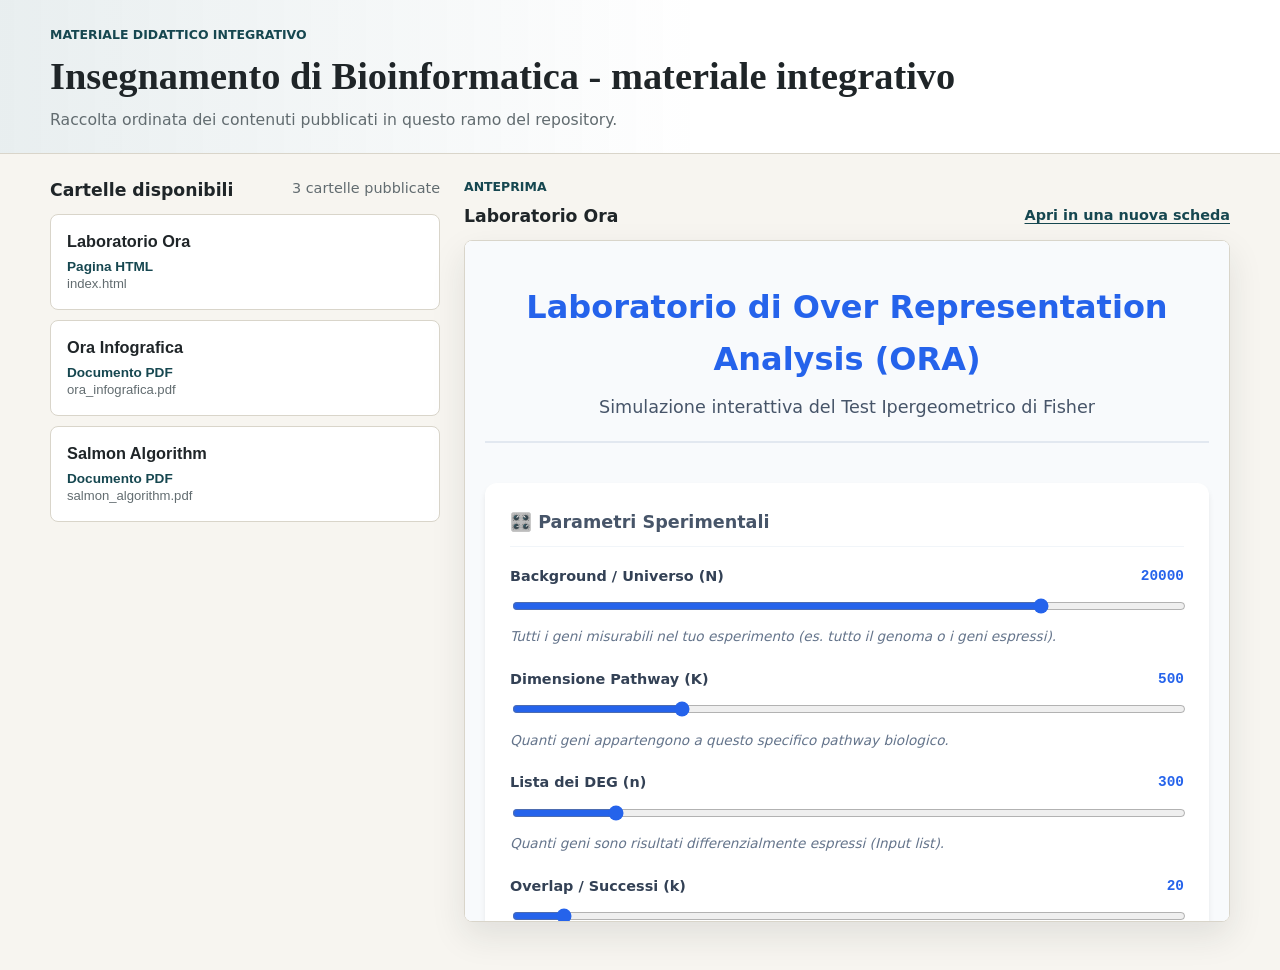
<file: index.html>
<!doctype html>
<html lang="it">
  <head>
    <meta charset="utf-8">
    <meta name="viewport" content="width=device-width, initial-scale=1">
    <meta name="color-scheme" content="light">
    <title>Insegnamento di Bioinformatica - materiale integrativo</title>
    <link rel="stylesheet" href="assets/styles.css">
  </head>
  <body>
    <header class="site-header">
      <div class="header-inner">
        <p class="eyebrow">Materiale didattico integrativo</p>
        <h1>Insegnamento di Bioinformatica - materiale integrativo</h1>
        <p class="intro">
          Raccolta ordinata dei contenuti pubblicati in questo ramo del repository.
        </p>
      </div>
    </header>

    <main class="layout">
      <section class="catalog" aria-labelledby="catalog-title">
        <div class="section-heading">
          <h2 id="catalog-title">Cartelle disponibili</h2>
          <p id="catalog-count">Aggiornamento dell'indice in corso...</p>
        </div>
        <div id="material-grid" class="material-grid" aria-live="polite"></div>
      </section>

      <section class="viewer" aria-labelledby="viewer-title">
        <div class="viewer-heading">
          <div>
            <p class="eyebrow">Anteprima</p>
            <h2 id="viewer-title">Seleziona una cartella</h2>
          </div>
          <a id="open-direct" class="direct-link" href="#" hidden>Apri in una nuova scheda</a>
        </div>
        <div id="viewer-frame" class="viewer-frame empty">
          <p>I contenuti HTML o PDF selezionati appariranno qui.</p>
        </div>
      </section>
    </main>

    <script src="assets/app.js" defer></script>
  </body>
</html>
</file>
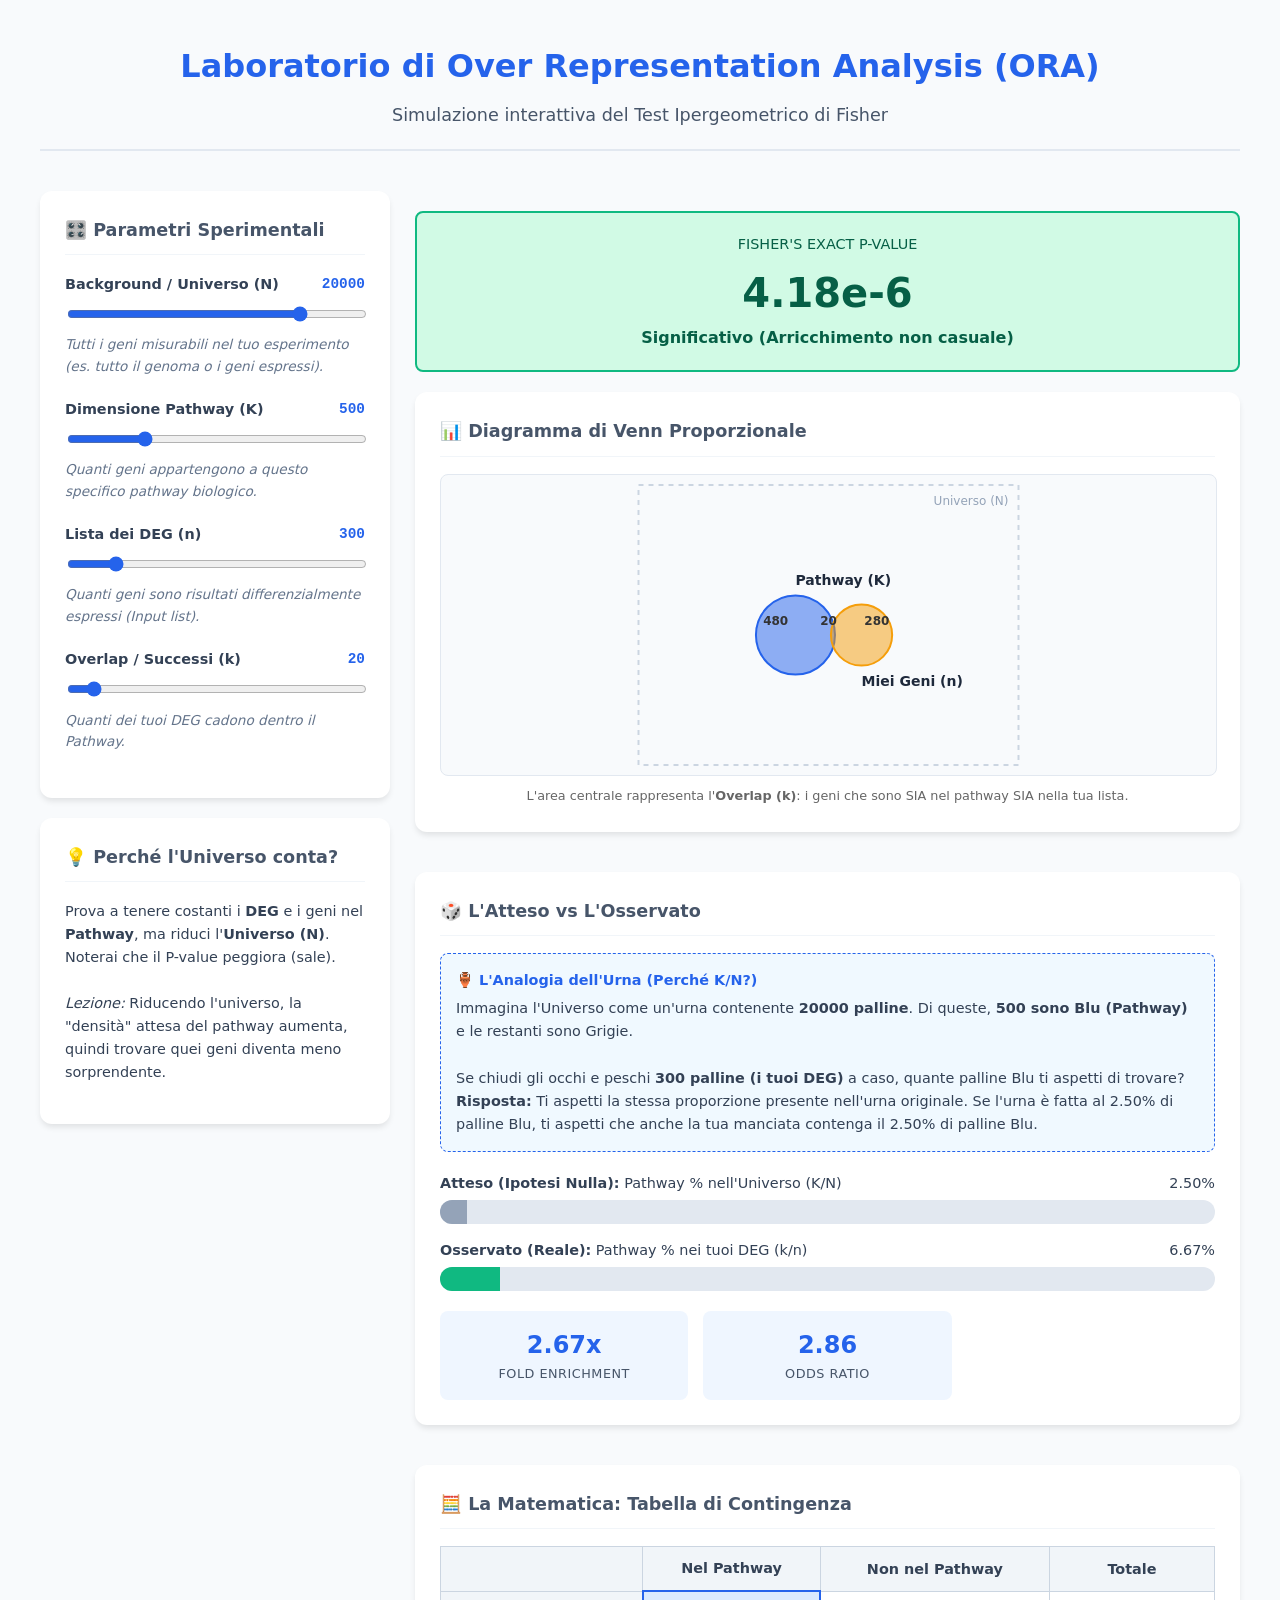
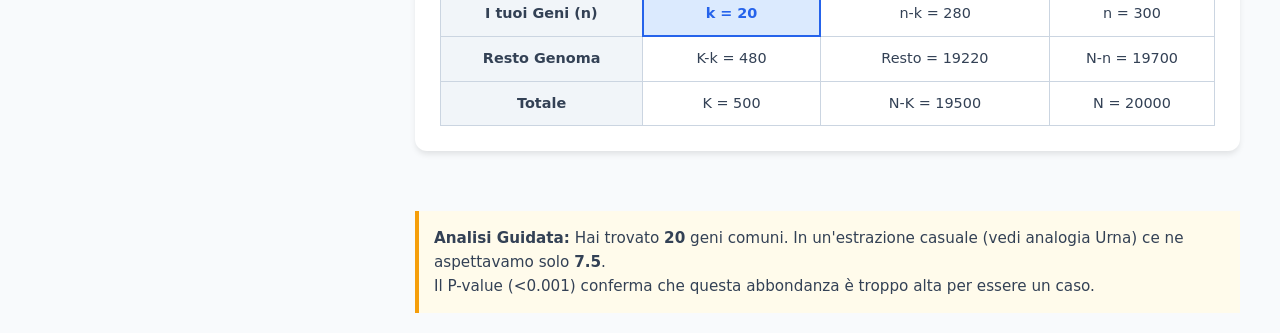
<file: laboratorio_ora/index.html>
<!DOCTYPE html>
<html lang="it">
<head>
    <meta charset="UTF-8">
    <meta name="viewport" content="width=device-width, initial-scale=1.0">
    <title>Capire l'Over Representation Analysis (ORA)</title>
    <style>
        :root {
            --primary: #2563eb;
            --primary-light: #eff6ff;
            --secondary: #475569;
            --accent: #f59e0b;
            --success: #10b981;
            --danger: #ef4444;
            --bg: #f8fafc;
            --card-bg: #ffffff;
        }

        body {
            font-family: 'Segoe UI', system-ui, sans-serif;
            line-height: 1.6;
            color: #334155;
            background-color: var(--bg);
            margin: 0;
            padding: 20px;
        }

        .container {
            max-width: 1200px;
            margin: 0 auto;
        }

        header {
            text-align: center;
            margin-bottom: 40px;
            padding-bottom: 20px;
            border-bottom: 2px solid #e2e8f0;
        }

        h1 { color: var(--primary); margin-bottom: 0.5rem; }
        .subtitle { color: var(--secondary); font-size: 1.1rem; }

        /* Layout Grid */
        .dashboard {
            display: grid;
            grid-template-columns: 350px 1fr;
            gap: 25px;
        }

        @media (max-width: 900px) {
            .dashboard { grid-template-columns: 1fr; }
        }

        /* Card Styles */
        .card {
            background: var(--card-bg);
            border-radius: 12px;
            padding: 25px;
            box-shadow: 0 4px 6px -1px rgba(0, 0, 0, 0.1);
            margin-bottom: 20px;
        }

        .card h3 {
            margin-top: 0;
            color: var(--secondary);
            border-bottom: 1px solid #f1f5f9;
            padding-bottom: 10px;
            font-size: 1.1rem;
            display: flex;
            align-items: center;
            gap: 8px;
        }

        /* Controls */
        .control-group {
            margin-bottom: 20px;
        }

        label {
            display: block;
            font-weight: 600;
            margin-bottom: 8px;
            font-size: 0.9rem;
            display: flex;
            justify-content: space-between;
        }

        input[type="range"] {
            width: 100%;
            cursor: pointer;
            accent-color: var(--primary);
        }

        .number-display {
            font-family: 'Courier New', monospace;
            font-weight: bold;
            color: var(--primary);
        }

        .definition {
            font-size: 0.85rem;
            color: #64748b;
            margin-top: 5px;
            font-style: italic;
        }

        /* Visualizations */
        .viz-container {
            display: flex;
            flex-direction: column;
            gap: 20px;
        }

        .stats-grid {
            display: grid;
            grid-template-columns: repeat(3, 1fr);
            gap: 15px;
        }

        .stat-box {
            background: var(--primary-light);
            padding: 15px;
            border-radius: 8px;
            text-align: center;
        }

        .stat-value {
            font-size: 1.5rem;
            font-weight: bold;
            color: var(--primary);
        }

        .stat-label {
            font-size: 0.8rem;
            text-transform: uppercase;
            letter-spacing: 0.5px;
            color: var(--secondary);
        }

        /* Contingency Table */
        .contingency-table {
            width: 100%;
            border-collapse: collapse;
            margin-top: 10px;
            font-size: 0.9rem;
        }

        .contingency-table th, .contingency-table td {
            border: 1px solid #cbd5e1;
            padding: 10px;
            text-align: center;
        }

        .contingency-table th {
            background-color: #f1f5f9;
            font-weight: 600;
        }

        .highlight-cell {
            background-color: #dbeafe; /* Light blue */
            font-weight: bold;
            color: var(--primary);
            border: 2px solid var(--primary) !important;
        }

        /* Bar Comparison Visualization */
        .bar-viz {
            margin-top: 20px;
        }
        
        .bar-group {
            margin-bottom: 15px;
        }

        .bar-label {
            display: flex;
            justify-content: space-between;
            font-size: 0.9rem;
            margin-bottom: 5px;
        }

        .bar-track {
            height: 24px;
            background-color: #e2e8f0;
            border-radius: 12px;
            overflow: hidden;
            position: relative;
        }

        .bar-fill {
            height: 100%;
            background-color: var(--primary);
            width: 0%;
            transition: width 0.5s ease;
            display: flex;
            align-items: center;
            justify-content: flex-end;
            padding-right: 8px;
            color: white;
            font-size: 0.8rem;
        }

        .p-value-display {
            margin-top: 20px;
            padding: 20px;
            border-radius: 8px;
            text-align: center;
            transition: background-color 0.3s;
        }

        .significant {
            background-color: #d1fae5;
            border: 2px solid var(--success);
            color: #065f46;
        }

        .not-significant {
            background-color: #fee2e2;
            border: 2px solid var(--danger);
            color: #991b1b;
        }

        .explanation {
            margin-top: 20px;
            padding: 15px;
            background-color: #fffbeb;
            border-left: 4px solid var(--accent);
            font-size: 0.95rem;
        }

        /* SVG Venn Styles */
        .venn-svg-container {
            width: 100%;
            height: 300px;
            border: 1px solid #e2e8f0;
            border-radius: 8px;
            background: #f8fafc;
            display: flex;
            justify-content: center;
            align-items: center;
        }
        
        svg {
            width: 100%;
            height: 100%;
            overflow: visible;
        }

        .venn-circle-pathway {
            fill: var(--primary);
            fill-opacity: 0.5;
            stroke: var(--primary);
            stroke-width: 2;
            transition: all 0.5s ease;
        }

        .venn-circle-deg {
            fill: var(--accent);
            fill-opacity: 0.5;
            stroke: var(--accent);
            stroke-width: 2;
            transition: all 0.5s ease;
        }

        .venn-text {
            font-size: 12px;
            fill: #333;
            font-weight: bold;
            pointer-events: none;
            text-anchor: middle;
            transition: all 0.5s ease;
        }
        
        .venn-label-main {
            font-size: 14px;
            font-weight: 800;
            fill: #1e293b;
        }

        .urn-analogy {
            background-color: #f0f9ff;
            padding: 15px;
            border-radius: 8px;
            border: 1px dashed var(--primary);
            margin-bottom: 20px;
            font-size: 0.9rem;
        }

        .urn-title {
            font-weight: bold;
            color: var(--primary);
            margin-bottom: 5px;
            display: flex;
            align-items: center;
            gap: 5px;
        }

    </style>
</head>
<body>

<div class="container">
    <header>
        <h1>Laboratorio di Over Representation Analysis (ORA)</h1>
        <div class="subtitle">Simulazione interattiva del Test Ipergeometrico di Fisher</div>
    </header>

    <div class="dashboard">
        
        <!-- Left Panel: Controls -->
        <div class="controls-panel">
            <div class="card">
                <h3>🎛️ Parametri Sperimentali</h3>
                
                <!-- Universe (N) -->
                <div class="control-group">
                    <label>
                        Background / Universo (N)
                        <span class="number-display" id="val-N">20000</span>
                    </label>
                    <input type="range" id="input-N" min="1000" max="25000" step="100" value="20000">
                    <div class="definition">Tutti i geni misurabili nel tuo esperimento (es. tutto il genoma o i geni espressi).</div>
                </div>

                <!-- Pathway Size (K) -->
                <div class="control-group">
                    <label>
                        Dimensione Pathway (K)
                        <span class="number-display" id="val-K">500</span>
                    </label>
                    <input type="range" id="input-K" min="10" max="2000" step="10" value="500">
                    <div class="definition">Quanti geni appartengono a questo specifico pathway biologico.</div>
                </div>

                <!-- DEG List Size (n) -->
                <div class="control-group">
                    <label>
                        Lista dei DEG (n)
                        <span class="number-display" id="val-n">300</span>
                    </label>
                    <input type="range" id="input-n" min="10" max="2000" step="10" value="300">
                    <div class="definition">Quanti geni sono risultati differenzialmente espressi (Input list).</div>
                </div>

                <!-- Overlap (k) -->
                <div class="control-group">
                    <label>
                        Overlap / Successi (k)
                        <span class="number-display" id="val-k">20</span>
                    </label>
                    <input type="range" id="input-k" min="0" max="300" step="1" value="20">
                    <div class="definition">Quanti dei tuoi DEG cadono dentro il Pathway.</div>
                </div>
            </div>

            <div class="card">
                <h3>💡 Perché l'Universo conta?</h3>
                <p style="font-size: 0.9rem;">
                    Prova a tenere costanti i <strong>DEG</strong> e i geni nel <strong>Pathway</strong>, ma riduci l'<strong>Universo (N)</strong>.
                    Noterai che il P-value peggiora (sale). <br><br>
                    <em>Lezione:</em> Riducendo l'universo, la "densità" attesa del pathway aumenta, quindi trovare quei geni diventa meno sorprendente.
                </p>
            </div>
        </div>

        <!-- Right Panel: Visualization & Results -->
        <div class="viz-container">
            
            <!-- Result Banner -->
            <div id="result-box" class="p-value-display not-significant">
                <div style="font-size: 0.9rem; text-transform: uppercase; margin-bottom: 5px;">Fisher's Exact P-Value</div>
                <div style="font-size: 2.5rem; font-weight: 800;" id="p-value-text">0.051</div>
                <div id="significance-text" style="font-weight: 600;">Non Significativo</div>
            </div>

            <!-- Venn Diagram -->
            <div class="card">
                <h3>📊 Diagramma di Venn Proporzionale</h3>
                <div class="venn-svg-container">
                    <svg id="venn-svg" viewBox="0 0 400 300">
                        <!-- Universe Box -->
                        <rect x="10" y="10" width="380" height="280" fill="none" stroke="#cbd5e1" stroke-width="2" stroke-dasharray="5,5" />
                        <text x="380" y="30" text-anchor="end" fill="#94a3b8" font-size="12">Universo (N)</text>
                        
                        <!-- Circles -->
                        <circle id="circle-pathway" class="venn-circle-pathway" cx="150" cy="150" r="80" />
                        <circle id="circle-deg" class="venn-circle-deg" cx="250" cy="150" r="60" />
                        
                        <!-- Labels -->
                        <text id="label-K-k" class="venn-text" x="100" y="150">Path Only</text>
                        <text id="label-k" class="venn-text" x="200" y="150">Intersection</text>
                        <text id="label-n-k" class="venn-text" x="300" y="150">DEG Only</text>

                        <!-- Main Titles for Circles -->
                        <text id="title-pathway" class="venn-label-main" x="150" y="50" fill="var(--primary)">Pathway (K)</text>
                        <text id="title-deg" class="venn-label-main" x="250" y="260" fill="var(--accent)">Miei Geni (n)</text>
                    </svg>
                </div>
                <div style="text-align: center; font-size: 0.8rem; color: #666; margin-top: 10px;">
                    L'area centrale rappresenta l'<strong>Overlap (k)</strong>: i geni che sono SIA nel pathway SIA nella tua lista.
                </div>
            </div>

            <!-- Enrichment Logic & Urn Analogy -->
            <div class="card">
                <h3>🎲 L'Atteso vs L'Osservato</h3>
                
                <div class="urn-analogy">
                    <div class="urn-title">🏺 L'Analogia dell'Urna (Perché K/N?)</div>
                    <p style="margin:0;">
                        Immagina l'Universo come un'urna contenente <strong><span id="txt-N">20000</span> palline</strong>.
                        Di queste, <strong><span id="txt-K">500</span> sono Blu (Pathway)</strong> e le restanti sono Grigie.
                        <br><br>
                        Se chiudi gli occhi e peschi <strong><span id="txt-n">300</span> palline (i tuoi DEG)</strong> a caso, quante palline Blu ti aspetti di trovare?
                        <br>
                        <strong>Risposta:</strong> Ti aspetti la stessa proporzione presente nell'urna originale. 
                        Se l'urna è fatta al <span id="txt-pct">2.5%</span> di palline Blu, ti aspetti che anche la tua manciata contenga il <span id="txt-pct2">2.5%</span> di palline Blu.
                    </p>
                </div>

                <div class="bar-viz">
                    <div class="bar-group">
                        <div class="bar-label">
                            <span><strong>Atteso (Ipotesi Nulla):</strong> Pathway % nell'Universo (K/N)</span>
                            <span id="expected-ratio">2.5%</span>
                        </div>
                        <div class="bar-track">
                            <div id="bar-expected" class="bar-fill" style="width: 2.5%; background-color: #94a3b8;"></div>
                        </div>
                    </div>

                    <div class="bar-group">
                        <div class="bar-label">
                            <span><strong>Osservato (Reale):</strong> Pathway % nei tuoi DEG (k/n)</span>
                            <span id="observed-ratio">6.6%</span>
                        </div>
                        <div class="bar-track">
                            <div id="bar-observed" class="bar-fill" style="width: 6.6%; background-color: var(--success);"></div>
                        </div>
                    </div>
                </div>

                <div class="stats-grid" style="margin-top: 20px;">
                    <div class="stat-box">
                        <div class="stat-value" id="fold-enrichment">2.6x</div>
                        <div class="stat-label">Fold Enrichment</div>
                    </div>
                    <div class="stat-box">
                        <div class="stat-value" id="odds-ratio">2.7</div>
                        <div class="stat-label">Odds Ratio</div>
                    </div>
                </div>
            </div>

            <!-- The Matrix -->
            <div class="card">
                <h3>🧮 La Matematica: Tabella di Contingenza</h3>
                <table class="contingency-table">
                    <thead>
                        <tr>
                            <th></th>
                            <th>Nel Pathway</th>
                            <th>Non nel Pathway</th>
                            <th>Totale</th>
                        </tr>
                    </thead>
                    <tbody>
                        <tr>
                            <th>I tuoi Geni (n)</th>
                            <td class="highlight-cell" id="cell-k">k</td>
                            <td id="cell-n-k">n-k</td>
                            <td id="cell-n">n</td>
                        </tr>
                        <tr>
                            <th>Resto Genoma</th>
                            <td id="cell-K-k">K-k</td>
                            <td id="cell-rest">Resto</td>
                            <td id="cell-N-n">N-n</td>
                        </tr>
                        <tr>
                            <th>Totale</th>
                            <td id="cell-K">K</td>
                            <td id="cell-N-K">N-K</td>
                            <td id="cell-N">N</td>
                        </tr>
                    </tbody>
                </table>
            </div>

            <!-- Explanation Logic -->
            <div class="explanation" id="text-explanation">
                Sto caricando la spiegazione...
            </div>

        </div>
    </div>
</div>

<script>
    // --- Math Logic for Fisher's Exact Test ---
    function logGamma(z) {
        const c = [
            57.1562356658629235, -59.5979603554754912,
            14.1360979747417471, -0.491913816097620199, .339946499848118887e-4,
            .465236289270485756e-4, -.983744753048795646e-4, .158088703224912494e-3,
            -.210264441724104883e-3, .217439618115212608e-3, -.164318106536763890e-3,
            .844182239838527433e-4, -.261908384015814087e-4, .368991826595316234e-5
        ];
        let coef = 0.99999999999980993;
        const g = 671.0 / 128.0;
        let sum = 0;
        for(let i=0; i < c.length; i++) sum += c[i] / (z + i + 1);
        const term1 = (z + 0.5) * Math.log((z + g + 0.5));
        const term2 = -(z + g + 0.5);
        const term3 = Math.log(Math.sqrt(2 * Math.PI) * (coef + sum));
        return term1 + term2 + term3;
    }

    function logFact(n) { return logGamma(n + 1); }

    function logCombination(n, k) {
        if (k < 0 || k > n) return -Infinity; 
        return logFact(n) - logFact(k) - logFact(n - k);
    }

    function hypergeoPDF(k, N, K, n) {
        const num = logCombination(K, k) + logCombination(N - K, n - k);
        const den = logCombination(N, n);
        return Math.exp(num - den);
    }

    function fisherTestOneSided(k, N, K, n) {
        let pValue = 0;
        const limit = Math.min(n, K);
        if(limit - k > 5000) return 0; 
        for (let x = k; x <= limit; x++) {
            pValue += hypergeoPDF(x, N, K, n);
        }
        return Math.min(pValue, 1.0);
    }

    // --- UI Logic ---
    const inputs = {
        N: document.getElementById('input-N'),
        K: document.getElementById('input-K'),
        n: document.getElementById('input-n'),
        k: document.getElementById('input-k')
    };

    const displays = {
        N: document.getElementById('val-N'),
        K: document.getElementById('val-K'),
        n: document.getElementById('val-n'),
        k: document.getElementById('val-k')
    };

    function update() {
        // Parse Inputs
        let N = parseInt(inputs.N.value);
        let K = parseInt(inputs.K.value);
        let n = parseInt(inputs.n.value);
        let k = parseInt(inputs.k.value);

        // Constraints
        if (K > N) { inputs.K.value = N; K = N; }
        if (n > N) { inputs.n.value = N; n = N; }
        if (k > K) { inputs.k.value = K; k = K; }
        if (k > n) { inputs.k.value = n; k = n; }
        
        // Update number displays
        displays.N.textContent = N;
        displays.K.textContent = K;
        displays.n.textContent = n;
        displays.k.textContent = k;

        // Calc Stats
        const pValue = fisherTestOneSided(k, N, K, n);
        const expectedRatio = K / N; 
        const observedRatio = k / n; 
        const foldEnrichment = (observedRatio / expectedRatio) || 0;
        
        // Odds Ratio
        const a = k;
        const b = n - k;
        const c = K - k;
        const d = N - K - n + k;
        const oddsRatio = (b*c) === 0 ? "Inf" : (a*d)/(b*c);

        // UI Updates
        updateResultBanner(pValue);
        updateBarViz(expectedRatio, observedRatio);
        updateStatsGrid(foldEnrichment, k, K, oddsRatio);
        updateMatrixTable(k, n, K, N, d);
        updateUrnText(N, K, n, expectedRatio);
        updateSVG(N, K, n, k);
        updateExplanation(foldEnrichment, pValue, k, expectedRatio, n);
    }

    function updateResultBanner(pValue) {
        const pBox = document.getElementById('result-box');
        const pText = document.getElementById('p-value-text');
        const sigText = document.getElementById('significance-text');

        if (pValue < 0.0001) pText.textContent = pValue.toExponential(2);
        else pText.textContent = pValue.toFixed(4);

        if (pValue < 0.05) {
            pBox.className = 'p-value-display significant';
            sigText.textContent = "Significativo (Arricchimento non casuale)";
        } else {
            pBox.className = 'p-value-display not-significant';
            sigText.textContent = "Non Significativo (Potrebbe essere casuale)";
        }
    }

    function updateBarViz(expectedRatio, observedRatio) {
        document.getElementById('expected-ratio').textContent = (expectedRatio * 100).toFixed(2) + '%';
        document.getElementById('bar-expected').style.width = Math.min((expectedRatio * 100), 100) + '%';
        
        document.getElementById('observed-ratio').textContent = (observedRatio * 100).toFixed(2) + '%';
        document.getElementById('bar-observed').style.width = Math.min((observedRatio * 100), 100) + '%';
    }

    function updateStatsGrid(fold, k, K, odds) {
        document.getElementById('fold-enrichment').textContent = fold.toFixed(2) + 'x';
        document.getElementById('odds-ratio').textContent = typeof odds === 'number' ? odds.toFixed(2) : odds;
    }

    function updateMatrixTable(k, n, K, N, d) {
        document.getElementById('cell-k').textContent = `k = ${k}`;
        document.getElementById('cell-n-k').textContent = `n-k = ${n-k}`;
        document.getElementById('cell-n').textContent = `n = ${n}`;
        document.getElementById('cell-K-k').textContent = `K-k = ${K-k}`;
        document.getElementById('cell-rest').textContent = `Resto = ${d}`;
        document.getElementById('cell-N-n').textContent = `N-n = ${N-n}`;
        document.getElementById('cell-K').textContent = `K = ${K}`;
        document.getElementById('cell-N-K').textContent = `N-K = ${N-K}`;
        document.getElementById('cell-N').textContent = `N = ${N}`;
    }

    function updateUrnText(N, K, n, expectedRatio) {
        document.getElementById('txt-N').textContent = N;
        document.getElementById('txt-K').textContent = K;
        document.getElementById('txt-n').textContent = n;
        const pct = (expectedRatio * 100).toFixed(2) + '%';
        document.getElementById('txt-pct').textContent = pct;
        document.getElementById('txt-pct2').textContent = pct;
    }

    function updateSVG(N, K, n, k) {
        const svgW = 400;
        const svgH = 300;
        const centerY = 160;
        
        // Scale logic
        const scale = Math.sqrt(20000); 
        const rPath = Math.max(20, (Math.sqrt(K) / scale) * 250); 
        const rDeg = Math.max(20, (Math.sqrt(n) / scale) * 250);

        const cPath = document.getElementById('circle-pathway');
        const cDeg = document.getElementById('circle-deg');
        const lPath = document.getElementById('title-pathway');
        const lDeg = document.getElementById('title-deg');

        // IMPROVED DISTANCE CALCULATION
        // Old logic had padding that hid small overlaps.
        // New logic:
        // Max distance = sum of radii (just touching)
        // Min distance = difference of radii (one inside other)
        
        let dist;
        if (k === 0) {
            // Explicitly separate them with padding if overlap is 0
            dist = rPath + rDeg + 30; 
        } else {
            // If k > 0, we interpolate strictly between Touching and Inside
            const maxDist = rPath + rDeg; // Just touching
            const minDist = Math.abs(rPath - rDeg); // Fully inside
            
            const minSet = Math.min(n, K);
            // Overlap ratio relative to the smaller set size
            // We use a sqrt scale for the ratio to make small overlaps "pop" more visually
            const rawRatio = k / minSet;
            
            // Optional: sqrt the ratio so small k values move the circles faster
            // const visualRatio = Math.sqrt(rawRatio); 
            // Stick to linear for accuracy, but remove padding
            
            dist = maxDist - (maxDist - minDist) * rawRatio;
            
            // Safety: Ensure distance is slightly less than sum of radii if k > 0
            // so stroke doesn't hide it
            if (dist > (rPath + rDeg - 4)) {
                dist = rPath + rDeg - 4;
            }
        }
        
        // Center the whole cluster
        const totalW = dist;
        const startX = (svgW - totalW) / 2;
        
        const cxPath = (svgW / 2) - (dist / 2);
        const cxDeg = (svgW / 2) + (dist / 2);

        // Apply attrs
        cPath.setAttribute('r', rPath);
        cPath.setAttribute('cx', cxPath);
        cPath.setAttribute('cy', centerY);
        
        cDeg.setAttribute('r', rDeg);
        cDeg.setAttribute('cx', cxDeg);
        cDeg.setAttribute('cy', centerY);

        // Update Labels
        lPath.setAttribute('x', cxPath);
        lPath.setAttribute('y', centerY - rPath - 10);
        
        lDeg.setAttribute('x', cxDeg);
        lDeg.setAttribute('y', centerY + rDeg + 20);

        // Intersection Labels
        const txtKk = document.getElementById('label-K-k');
        const txtk = document.getElementById('label-k');
        const txtnk = document.getElementById('label-n-k');

        txtk.textContent = k > 0 ? k : "";
        txtKk.textContent = (K-k) > 0 ? (K-k) : "";
        txtnk.textContent = (n-k) > 0 ? (n-k) : "";

        txtk.setAttribute('x', (cxPath + cxDeg)/2);
        txtKk.setAttribute('x', cxPath - (rPath/2));
        txtnk.setAttribute('x', cxDeg + (rDeg/2));
        
        if(k === 0) txtk.textContent = "";
    }

    function updateExplanation(fold, pValue, k, expectedRatio, n) {
        const explanationBox = document.getElementById('text-explanation');
        let expl = `<strong>Analisi Guidata:</strong> `;
        
        if (fold > 1.5 && pValue < 0.05) {
            expl += `Hai trovato <strong>${k}</strong> geni comuni. In un'estrazione casuale (vedi analogia Urna) ce ne aspettavamo solo <strong>${(expectedRatio * n).toFixed(1)}</strong>.<br>
            Il P-value (${pValue < 0.001 ? '<0.001' : pValue.toFixed(4)}) conferma che questa abbondanza è troppo alta per essere un caso.`;
        } else if (fold > 1 && pValue >= 0.05) {
            expl += `C'è un leggero eccesso di geni (${k} osservati vs ${(expectedRatio * n).toFixed(1)} attesi), ma <strong>non è statisticamente significativo</strong>.<br>
            È come lanciare una moneta 5 volte e ottenere 3 teste: è più del 50%, ma non basta per dire che la moneta è truccata.`;
        } else {
            expl += `Non c'è arricchimento. La proporzione di geni del pathway nella tua lista (${(k/n*100).toFixed(1)}%) è simile o inferiore a quella globale (${(expectedRatio*100).toFixed(1)}%).`;
        }
        explanationBox.innerHTML = expl;
    }

    // Listeners
    Object.values(inputs).forEach(input => {
        input.addEventListener('input', update);
    });

    // Init
    update();

</script>

</body>
</html>
</file>
<file: assets/styles.css>
:root {
  --page: #f7f5f0;
  --paper: #ffffff;
  --ink: #1f2528;
  --muted: #626c70;
  --line: #d9d5ca;
  --accent: #205b66;
  --accent-strong: #164750;
  --accent-soft: #dbe8e8;
  --shadow: 0 14px 34px rgb(31 37 40 / 10%);
}

* {
  box-sizing: border-box;
}

html {
  min-height: 100%;
}

body {
  margin: 0;
  min-height: 100%;
  background: var(--page);
  color: var(--ink);
  font-family: ui-sans-serif, system-ui, -apple-system, BlinkMacSystemFont, "Segoe UI", sans-serif;
  line-height: 1.5;
}

.site-header {
  border-bottom: 1px solid var(--line);
  background:
    linear-gradient(90deg, rgb(32 91 102 / 10%), transparent 55%),
    var(--paper);
}

.header-inner {
  width: min(1180px, calc(100% - 40px));
  margin: 0 auto;
  padding: 26px 0 22px;
}

.eyebrow {
  margin: 0 0 10px;
  color: var(--accent-strong);
  font-size: 0.78rem;
  font-weight: 700;
  letter-spacing: 0;
  text-transform: uppercase;
}

h1,
h2 {
  margin: 0;
  line-height: 1.12;
  letter-spacing: 0;
}

h1 {
  max-width: 920px;
  font-family: Georgia, "Times New Roman", serif;
  font-size: clamp(1.55rem, 3vw, 2.7rem);
  font-weight: 700;
}

h2 {
  font-size: 1.08rem;
}

.intro {
  max-width: 720px;
  margin: 10px 0 0;
  color: var(--muted);
  font-size: 0.98rem;
}

.layout {
  width: min(1180px, calc(100% - 40px));
  margin: 24px auto 48px;
  display: grid;
  grid-template-columns: minmax(280px, 390px) minmax(0, 1fr);
  gap: 24px;
  align-items: start;
}

.catalog,
.viewer {
  min-width: 0;
}

.section-heading,
.viewer-heading {
  display: flex;
  justify-content: space-between;
  gap: 18px;
  align-items: end;
  margin-bottom: 14px;
}

.section-heading p {
  margin: 0;
  color: var(--muted);
  font-size: 0.9rem;
  white-space: nowrap;
}

.material-grid {
  display: grid;
  gap: 10px;
}

.material-card {
  width: 100%;
  min-height: 96px;
  padding: 16px;
  border: 1px solid var(--line);
  border-radius: 8px;
  background: var(--paper);
  color: inherit;
  text-align: left;
  cursor: pointer;
  box-shadow: none;
  transition: border-color 140ms ease, box-shadow 140ms ease, transform 140ms ease;
}

.material-card:hover,
.material-card:focus-visible,
.material-card[aria-current="true"] {
  border-color: var(--accent);
  box-shadow: var(--shadow);
  outline: none;
  transform: translateY(-1px);
}

.card-title,
.card-meta,
.card-file {
  display: block;
}

.card-title {
  overflow-wrap: anywhere;
  font-weight: 700;
  font-size: 1.02rem;
}

.card-meta {
  margin-top: 8px;
  color: var(--accent-strong);
  font-size: 0.85rem;
  font-weight: 700;
}

.card-file {
  margin-top: 2px;
  color: var(--muted);
  font-size: 0.82rem;
  overflow-wrap: anywhere;
}

.empty-card {
  padding: 18px;
  border: 1px dashed var(--line);
  border-radius: 8px;
  background: rgb(255 255 255 / 55%);
  color: var(--muted);
}

.viewer {
  position: sticky;
  top: 20px;
}

.viewer-heading {
  min-height: 42px;
}

.direct-link {
  color: var(--accent-strong);
  font-size: 0.9rem;
  font-weight: 700;
  text-decoration-thickness: 1px;
  text-underline-offset: 3px;
  white-space: nowrap;
}

.viewer-frame {
  overflow: hidden;
  min-height: 680px;
  border: 1px solid var(--line);
  border-radius: 8px;
  background: var(--paper);
  box-shadow: var(--shadow);
}

.viewer-frame iframe {
  display: block;
  width: 100%;
  height: 72vh;
  min-height: 680px;
  border: 0;
  background: var(--paper);
}

.viewer-frame.empty {
  display: grid;
  place-items: center;
  min-height: 360px;
  box-shadow: none;
}

.viewer-frame.empty p {
  max-width: 320px;
  margin: 0;
  color: var(--muted);
  text-align: center;
}

@media (max-width: 860px) {
  .header-inner,
  .layout {
    width: min(100% - 28px, 680px);
  }

  .header-inner {
    padding: 22px 0 18px;
  }

  .layout {
    display: block;
    margin-top: 26px;
  }

  .viewer {
    position: static;
    margin-top: 30px;
  }

  .section-heading,
  .viewer-heading {
    align-items: start;
    flex-direction: column;
  }

  .section-heading p,
  .direct-link {
    white-space: normal;
  }

  .viewer-frame,
  .viewer-frame iframe {
    min-height: 520px;
  }
}
</file>
